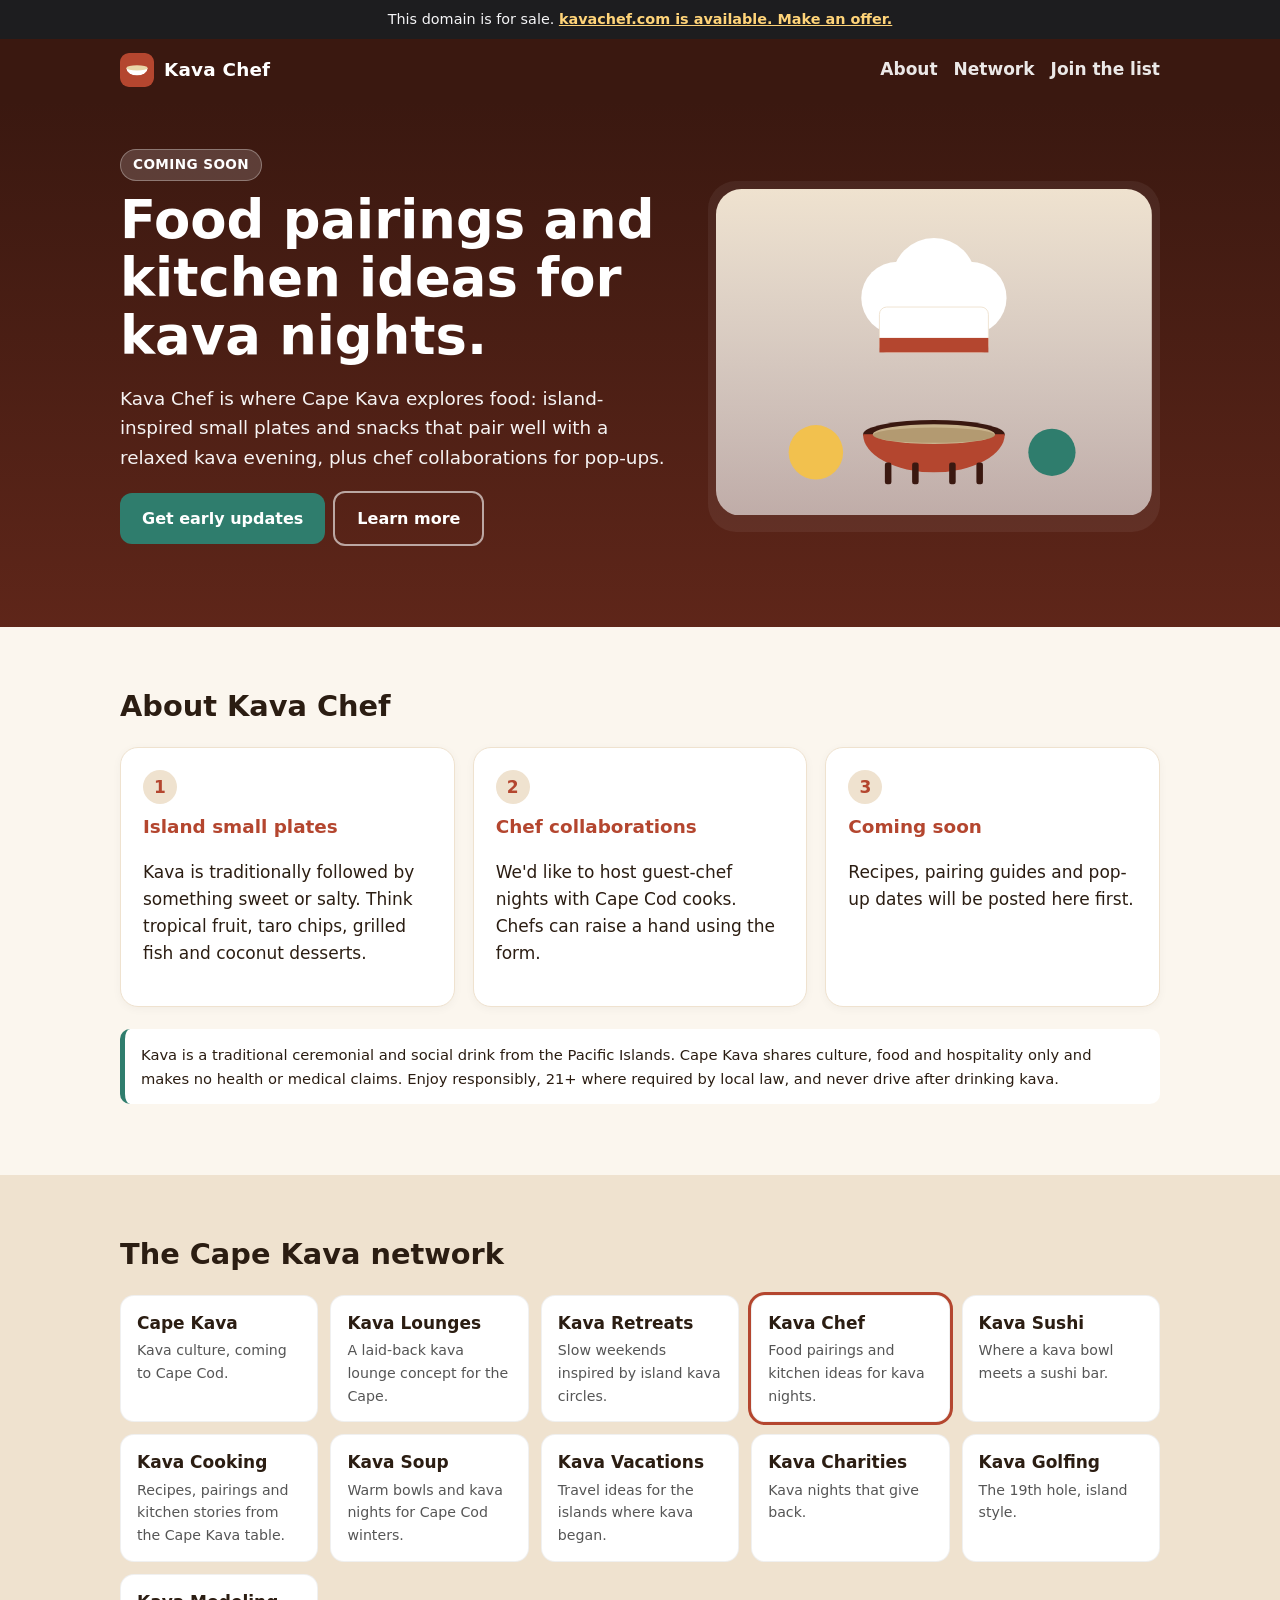
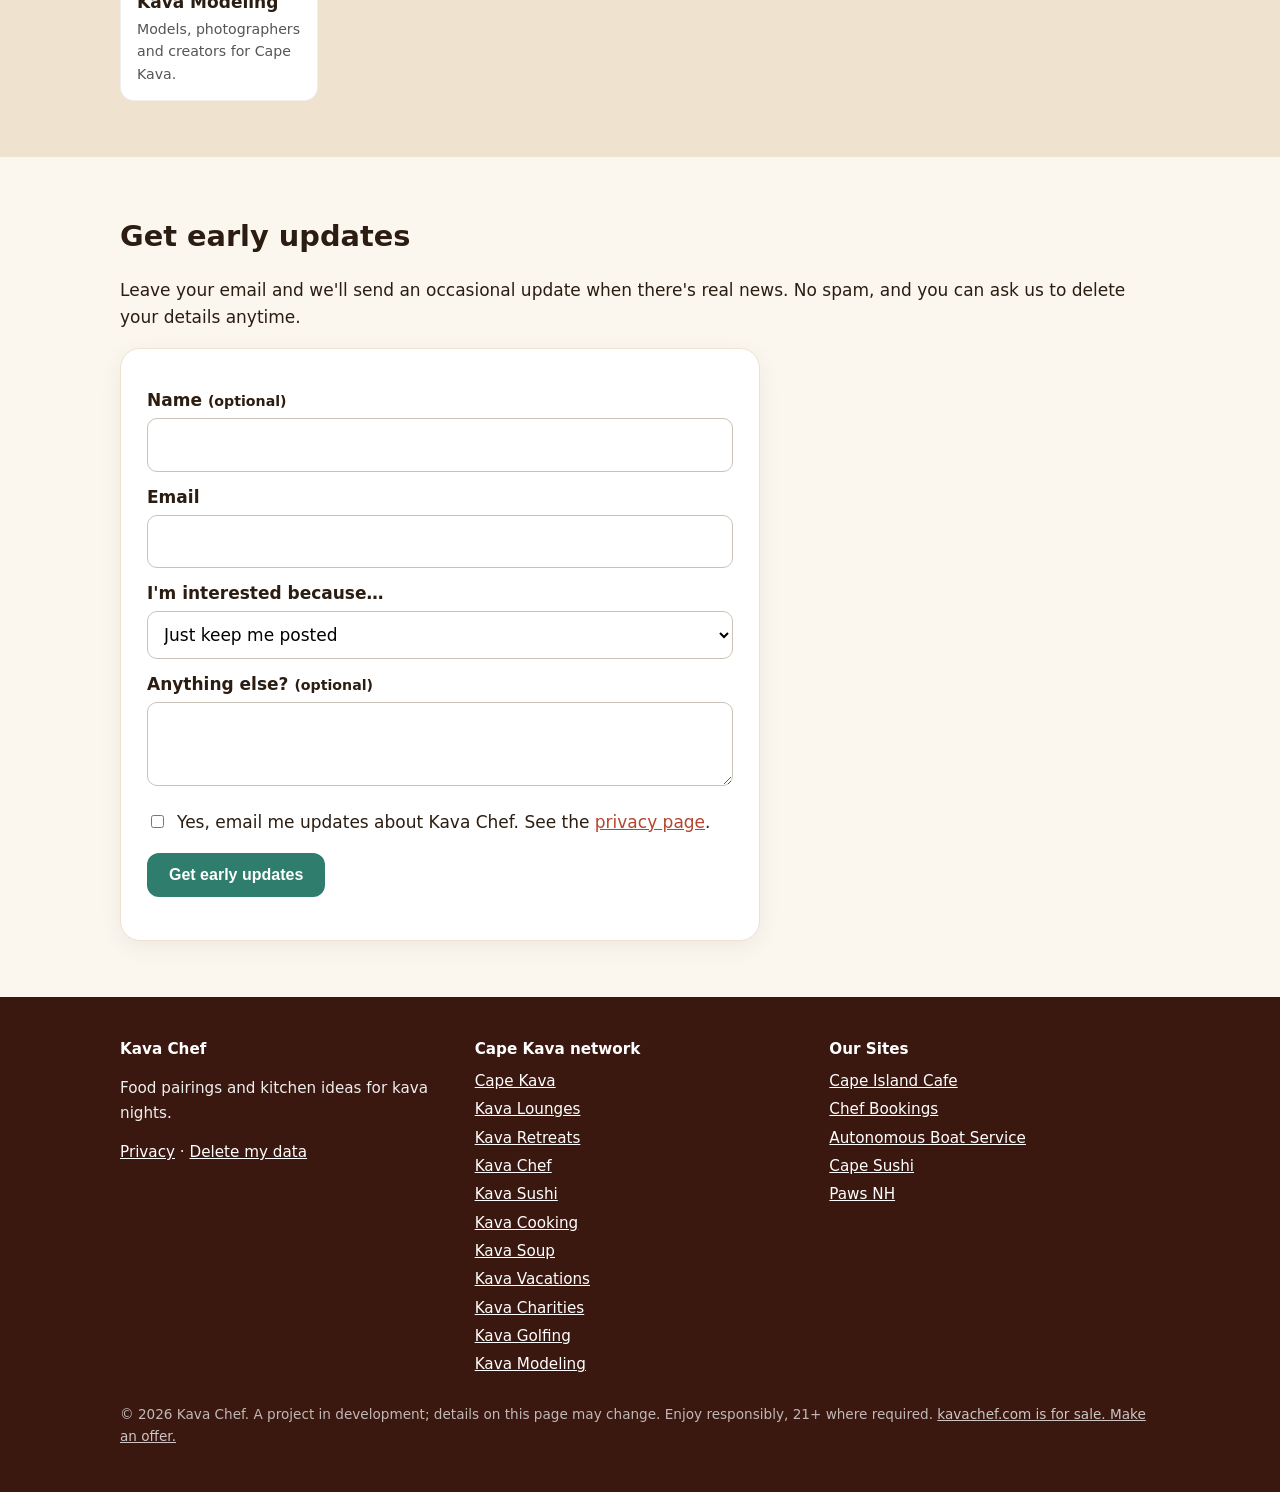
<file: index.html>
<!doctype html>
<html lang="en">
<head>
<meta charset="utf-8">
<meta name="viewport" content="width=device-width,initial-scale=1">
<title>Kava Chef: Food pairings and kitchen ideas for kava nights.</title>
<meta name="description" content="Food pairings and kitchen ideas for kava nights. Kava Chef is where Cape Kava explores food: island-inspired small plates and snacks that pair well with a relaxed kava evening, plus chef collaborations for pop-ups.">
<link rel="canonical" href="https://platinum00001.github.io/kavachef.com/">
<meta name="theme-color" content="#3a1810">
<meta property="og:type" content="website">
<meta property="og:site_name" content="Kava Chef">
<meta property="og:title" content="Kava Chef: Food pairings and kitchen ideas for kava nights.">
<meta property="og:description" content="Food pairings and kitchen ideas for kava nights. Kava Chef is where Cape Kava explores food: island-inspired small plates and snacks that pair well with a relaxed kava evening, plus chef collaborations for pop-ups.">
<meta property="og:url" content="https://platinum00001.github.io/kavachef.com/">
<meta property="og:image" content="https://platinum00001.github.io/kavachef.com/og.png">
<meta property="og:image:width" content="1200"><meta property="og:image:height" content="630">
<meta name="twitter:card" content="summary_large_image">
<meta name="twitter:title" content="Kava Chef: Food pairings and kitchen ideas for kava nights.">
<meta name="twitter:description" content="Food pairings and kitchen ideas for kava nights. Kava Chef is where Cape Kava explores food: island-inspired small plates and snacks that pair well with a relaxed kava evening, plus chef collaborations for pop-ups.">
<meta name="twitter:image" content="https://platinum00001.github.io/kavachef.com/og.png">
<link rel="icon" href="favicon.svg" type="image/svg+xml">
<link rel="icon" href="favicon-32.png" sizes="32x32" type="image/png">
<link rel="apple-touch-icon" href="apple-touch-icon.png">
<link rel="manifest" href="site.webmanifest">
<link rel="stylesheet" href="css/style.css">
</head>
<body>
<div class="forsale" style="background:#1d1d1f;color:#f5f5f7;text-align:center;font-size:.9rem;padding:8px 12px">This domain is for sale. <a href="https://www.afternic.com/domain/kavachef.com" target="_blank" rel="noopener" style="color:#ffd479;font-weight:600">kavachef.com is available. Make an offer.</a></div>
<header class="top"><div class="wrap">
<a class="brand" href="./"><img src="favicon.svg" alt="" width="34" height="34">Kava Chef</a>
<nav><a href="./#about" class="opt">About</a><a href="./#network" class="opt">Network</a><a href="./#join">Join the list</a></nav>
</div></header>
<main>
<section class="hero"><div class="wrap">
<div><span class="badge">Coming soon</span><h1>Food pairings and kitchen ideas for kava nights.</h1><p class="lead">Kava Chef is where Cape Kava explores food: island-inspired small plates and snacks that pair well with a relaxed kava evening, plus chef collaborations for pop-ups.</p>
<p><a class="btn" href="#join">Get early updates</a><a class="btn ghost" href="#about">Learn more</a></p></div>
<div class="art"><svg viewBox="0 0 480 360" xmlns="http://www.w3.org/2000/svg" role="img" aria-hidden="true"><defs><linearGradient id="sky" x1="0" y1="0" x2="0" y2="1"><stop offset="0" stop-color="#efe2cf"/><stop offset="1" stop-color="#ffffff" stop-opacity="0.6"/></linearGradient></defs><rect width="480" height="360" rx="28" fill="url(#sky)"/><g transform="translate(240 120)"><circle cx="-40" cy="0" r="40" fill="#fff"/><circle cx="0" cy="-20" r="46" fill="#fff"/><circle cx="40" cy="0" r="40" fill="#fff"/><rect x="-60" y="10" width="120" height="50" rx="8" fill="#fff" stroke="#efe2cf"/><rect x="-60" y="44" width="120" height="16" fill="#b4462f"/></g><g transform="translate(240 270) scale(0.6)"><ellipse cx="0" cy="0" rx="130" ry="26" fill="#3a1810"/><path d="M-130 0 a130 70 0 0 0 260 0z" fill="#b4462f"/><ellipse cx="0" cy="0" rx="112" ry="18" fill="#c9b38d"/><ellipse cx="0" cy="2" rx="112" ry="14" fill="#a68a5f" opacity=".6"/><rect x="-90" y="52" width="12" height="40" rx="4" fill="#3a1810"/><rect x="-40" y="52" width="12" height="40" rx="4" fill="#3a1810"/><rect x="28" y="52" width="12" height="40" rx="4" fill="#3a1810"/><rect x="78" y="52" width="12" height="40" rx="4" fill="#3a1810"/></g><circle cx="110" cy="290" r="30" fill="#f2c14e"/><circle cx="370" cy="290" r="26" fill="#2f7d6d"/></svg></div>
</div></section>
<section id="about"><div class="wrap"><h2>About Kava Chef</h2><div class="cards"><div class="card"><span class="n">1</span><h3>Island small plates</h3><p>Kava is traditionally followed by something sweet or salty. Think tropical fruit, taro chips, grilled fish and coconut desserts.</p></div><div class="card"><span class="n">2</span><h3>Chef collaborations</h3><p>We&#x27;d like to host guest-chef nights with Cape Cod cooks. Chefs can raise a hand using the form.</p></div><div class="card"><span class="n">3</span><h3>Coming soon</h3><p>Recipes, pairing guides and pop-up dates will be posted here first.</p></div></div><p class="note">Kava is a traditional ceremonial and social drink from the Pacific Islands. Cape Kava shares culture, food and hospitality only and makes no health or medical claims. Enjoy responsibly, 21+ where required by local law, and never drive after drinking kava.</p></div></section>
<section class="band" id="network"><div class="wrap"><h2>The Cape Kava network</h2><div class="net"><a href="https://platinum00001.github.io/kapekava.com/">Cape Kava<small>Kava culture, coming to Cape Cod.</small></a><a href="https://platinum00001.github.io/kavalounges.com/">Kava Lounges<small>A laid-back kava lounge concept for the Cape.</small></a><a href="https://platinum00001.github.io/kavaretreats.com/">Kava Retreats<small>Slow weekends inspired by island kava circles.</small></a><a href="https://platinum00001.github.io/kavachef.com/" class="here" aria-current="page">Kava Chef<small>Food pairings and kitchen ideas for kava nights.</small></a><a href="https://platinum00001.github.io/kavasushi.com/">Kava Sushi<small>Where a kava bowl meets a sushi bar.</small></a><a href="https://platinum00001.github.io/kavacooking.com/">Kava Cooking<small>Recipes, pairings and kitchen stories from the Cape Kava table.</small></a><a href="https://platinum00001.github.io/kavasoup.com/">Kava Soup<small>Warm bowls and kava nights for Cape Cod winters.</small></a><a href="https://platinum00001.github.io/kavavacations.com/">Kava Vacations<small>Travel ideas for the islands where kava began.</small></a><a href="https://platinum00001.github.io/kavacharities.com/">Kava Charities<small>Kava nights that give back.</small></a><a href="https://platinum00001.github.io/kavagolfing.com/">Kava Golfing<small>The 19th hole, island style.</small></a><a href="https://platinum00001.github.io/kavamodeling.com/">Kava Modeling<small>Models, photographers and creators for Cape Kava.</small></a></div></div></section>
<section id="join"><div class="wrap"><h2>Get early updates</h2>
<p>Leave your email and we'll send an occasional update when there's real news. No spam, and you can ask us to delete your details anytime.</p>
<form class="signup" id="signup" novalidate>
<label for="f-name">Name <small>(optional)</small></label><input id="f-name" name="name" type="text" maxlength="120" autocomplete="name">
<label for="f-email">Email</label><input id="f-email" name="email" type="email" maxlength="200" required autocomplete="email">
<label for="f-interest">I'm interested because…</label><select id="f-interest" name="interest"><option>Just keep me posted</option><option>I&#x27;m a chef or caterer</option><option>I want to attend a chef night</option><option>I&#x27;d like recipes and pairing guides</option></select>
<label for="f-note">Anything else? <small>(optional)</small></label><textarea id="f-note" name="note" maxlength="600"></textarea>
<div class="hp" aria-hidden="true"><label for="f-web">Website</label><input id="f-web" name="website_url" type="text" tabindex="-1" autocomplete="off"></div>
<label class="check"><input type="checkbox" name="consent" required> <span>Yes, email me updates about Kava Chef. See the <a href="privacy.html">privacy page</a>.</span></label>
<p><button class="btn" type="submit">Get early updates</button></p>
<div class="msg" id="signup-msg" role="status" aria-live="polite"></div>
</form></div></section>
</main>
<footer><div class="wrap">
<div class="cols">
<div><h4>Kava Chef</h4><p>Food pairings and kitchen ideas for kava nights.</p><p><a href="privacy.html">Privacy</a> · <a href="privacy.html#data-deletion">Delete my data</a></p></div>
<div><h4>Cape Kava network</h4><ul><li><a href="https://platinum00001.github.io/kapekava.com/">Cape Kava</a></li><li><a href="https://platinum00001.github.io/kavalounges.com/">Kava Lounges</a></li><li><a href="https://platinum00001.github.io/kavaretreats.com/">Kava Retreats</a></li><li><a href="https://platinum00001.github.io/kavachef.com/">Kava Chef</a></li><li><a href="https://platinum00001.github.io/kavasushi.com/">Kava Sushi</a></li><li><a href="https://platinum00001.github.io/kavacooking.com/">Kava Cooking</a></li><li><a href="https://platinum00001.github.io/kavasoup.com/">Kava Soup</a></li><li><a href="https://platinum00001.github.io/kavavacations.com/">Kava Vacations</a></li><li><a href="https://platinum00001.github.io/kavacharities.com/">Kava Charities</a></li><li><a href="https://platinum00001.github.io/kavagolfing.com/">Kava Golfing</a></li><li><a href="https://platinum00001.github.io/kavamodeling.com/">Kava Modeling</a></li></ul></div><div><h4>Our Sites</h4><ul><li><a href="https://capeislandcafe.com/">Cape Island Cafe</a></li><li><a href="https://chefbookings.org/">Chef Bookings</a></li><li><a href="https://platinum00001.github.io/autonomousboatservice.com/">Autonomous Boat Service</a></li><li><a href="https://platinum00001.github.io/capesushi.com/">Cape Sushi</a></li><li><a href="https://platinum00001.github.io/pawsnh.com/">Paws NH</a></li></ul></div>
</div>
<p class="fine">© 2026 Kava Chef. A project in development; details on this page may change. Enjoy responsibly, 21+ where required. <a href="https://www.afternic.com/domain/kavachef.com" target="_blank" rel="noopener">kavachef.com is for sale. Make an offer.</a></p>
</div></footer>
<script type="application/ld+json">{"@context": "https://schema.org", "@type": "WebSite", "name": "Kava Chef", "url": "https://platinum00001.github.io/kavachef.com/", "description": "Food pairings and kitchen ideas for kava nights."}</script>
<script src="config.js"></script><script src="js/form.js"></script>
</body></html>
</file>
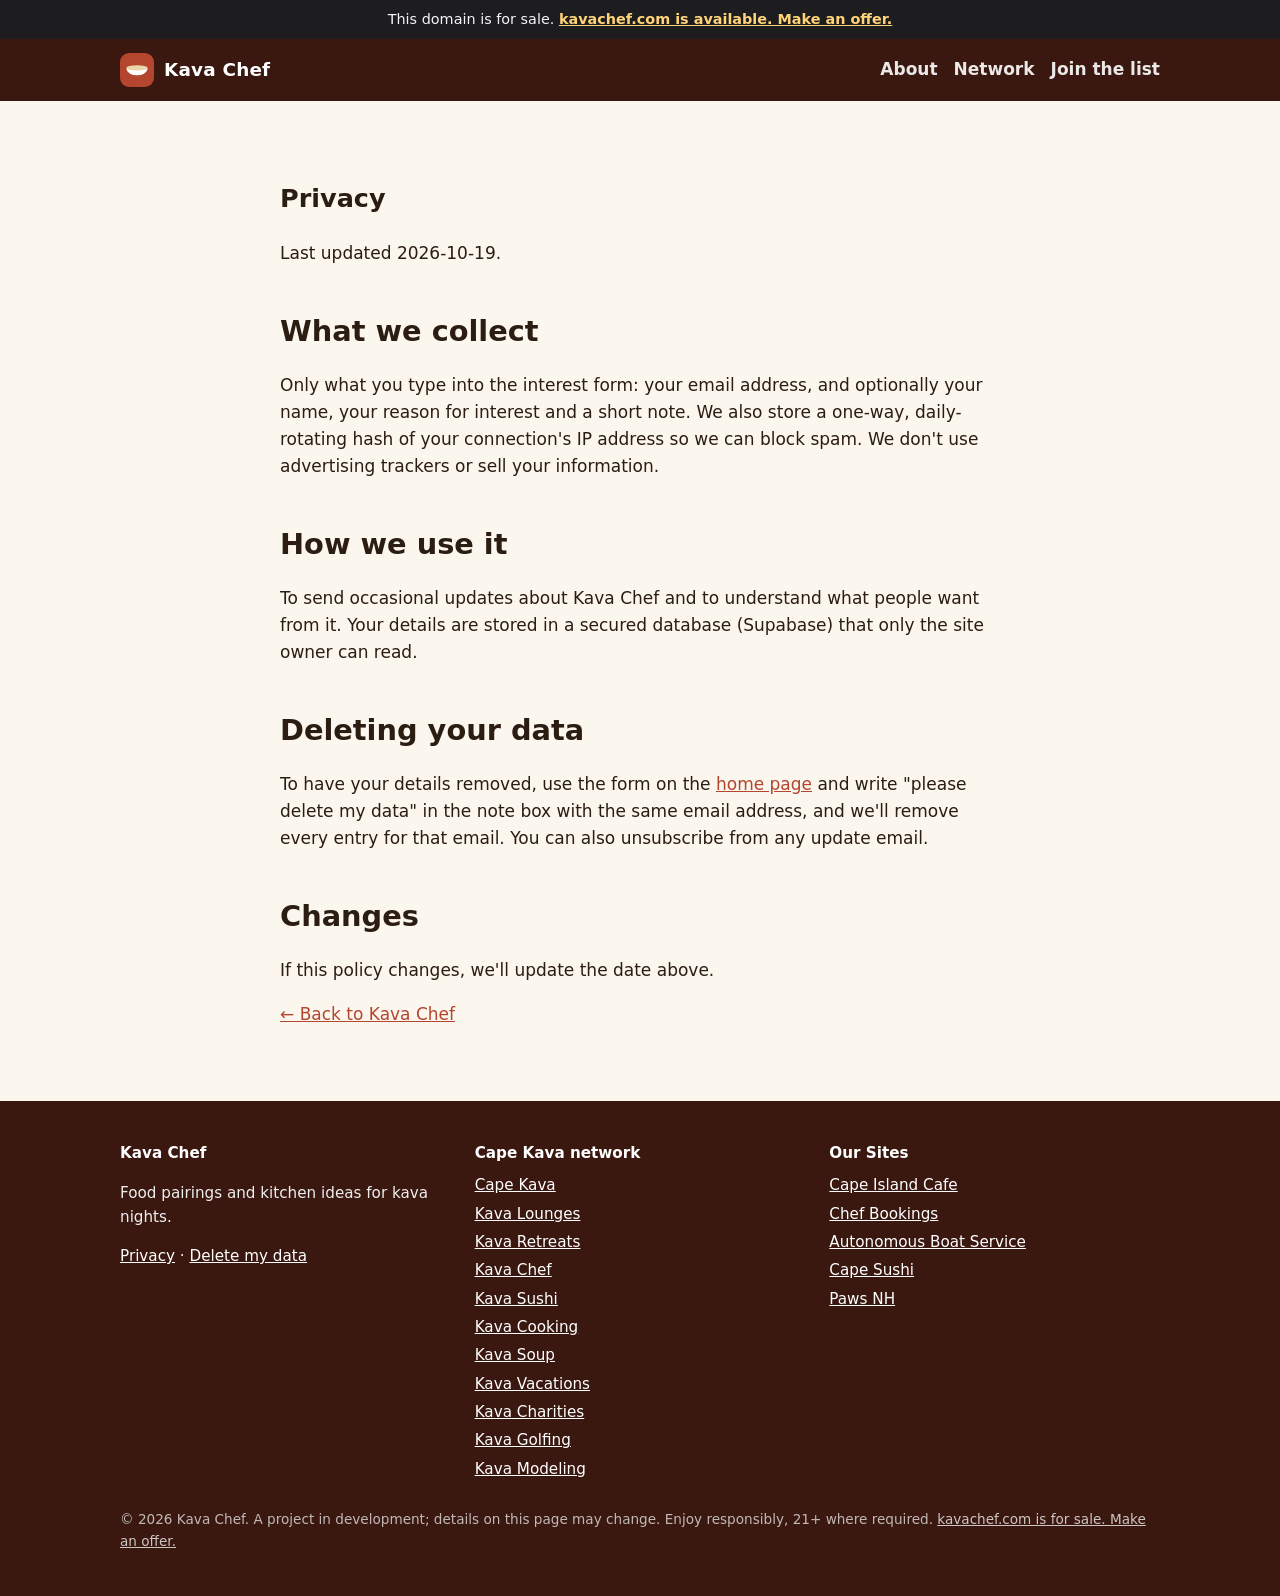
<file: privacy.html>
<!doctype html>
<html lang="en">
<head>
<meta charset="utf-8">
<meta name="viewport" content="width=device-width,initial-scale=1">
<title>Privacy | Kava Chef</title>
<meta name="description" content="How Kava Chef handles the details you share on this site.">
<link rel="canonical" href="https://platinum00001.github.io/kavachef.com/privacy.html">
<meta name="theme-color" content="#3a1810">
<meta property="og:type" content="website">
<meta property="og:site_name" content="Kava Chef">
<meta property="og:title" content="Privacy | Kava Chef">
<meta property="og:description" content="How Kava Chef handles the details you share on this site.">
<meta property="og:url" content="https://platinum00001.github.io/kavachef.com/privacy.html">
<meta property="og:image" content="https://platinum00001.github.io/kavachef.com/og.png">
<meta property="og:image:width" content="1200"><meta property="og:image:height" content="630">
<meta name="twitter:card" content="summary_large_image">
<meta name="twitter:title" content="Privacy | Kava Chef">
<meta name="twitter:description" content="How Kava Chef handles the details you share on this site.">
<meta name="twitter:image" content="https://platinum00001.github.io/kavachef.com/og.png">
<link rel="icon" href="favicon.svg" type="image/svg+xml">
<link rel="icon" href="favicon-32.png" sizes="32x32" type="image/png">
<link rel="apple-touch-icon" href="apple-touch-icon.png">
<link rel="manifest" href="site.webmanifest">
<link rel="stylesheet" href="css/style.css">
</head>
<body>
<div class="forsale" style="background:#1d1d1f;color:#f5f5f7;text-align:center;font-size:.9rem;padding:8px 12px">This domain is for sale. <a href="https://www.afternic.com/domain/kavachef.com" target="_blank" rel="noopener" style="color:#ffd479;font-weight:600">kavachef.com is available. Make an offer.</a></div>
<header class="top"><div class="wrap">
<a class="brand" href="./"><img src="favicon.svg" alt="" width="34" height="34">Kava Chef</a>
<nav><a href="./#about" class="opt">About</a><a href="./#network" class="opt">Network</a><a href="./#join">Join the list</a></nav>
</div></header>
<main><section><div class="wrap prose">
<h1>Privacy</h1><p>Last updated 2026-10-19.</p>
<h2>What we collect</h2><p>Only what you type into the interest form: your email address, and optionally your name, your reason for interest and a short note. We also store a one-way, daily-rotating hash of your connection's IP address so we can block spam. We don't use advertising trackers or sell your information.</p>
<h2>How we use it</h2><p>To send occasional updates about Kava Chef and to understand what people want from it. Your details are stored in a secured database (Supabase) that only the site owner can read.</p>
<h2 id="data-deletion">Deleting your data</h2><p>To have your details removed, use the form on the <a href="./#join">home page</a> and write "please delete my data" in the note box with the same email address, and we'll remove every entry for that email. You can also unsubscribe from any update email.</p>
<h2>Changes</h2><p>If this policy changes, we'll update the date above.</p>
<p><a href="./">← Back to Kava Chef</a></p>
</div></section></main>
<footer><div class="wrap">
<div class="cols">
<div><h4>Kava Chef</h4><p>Food pairings and kitchen ideas for kava nights.</p><p><a href="privacy.html">Privacy</a> · <a href="privacy.html#data-deletion">Delete my data</a></p></div>
<div><h4>Cape Kava network</h4><ul><li><a href="https://platinum00001.github.io/kapekava.com/">Cape Kava</a></li><li><a href="https://platinum00001.github.io/kavalounges.com/">Kava Lounges</a></li><li><a href="https://platinum00001.github.io/kavaretreats.com/">Kava Retreats</a></li><li><a href="https://platinum00001.github.io/kavachef.com/">Kava Chef</a></li><li><a href="https://platinum00001.github.io/kavasushi.com/">Kava Sushi</a></li><li><a href="https://platinum00001.github.io/kavacooking.com/">Kava Cooking</a></li><li><a href="https://platinum00001.github.io/kavasoup.com/">Kava Soup</a></li><li><a href="https://platinum00001.github.io/kavavacations.com/">Kava Vacations</a></li><li><a href="https://platinum00001.github.io/kavacharities.com/">Kava Charities</a></li><li><a href="https://platinum00001.github.io/kavagolfing.com/">Kava Golfing</a></li><li><a href="https://platinum00001.github.io/kavamodeling.com/">Kava Modeling</a></li></ul></div><div><h4>Our Sites</h4><ul><li><a href="https://capeislandcafe.com/">Cape Island Cafe</a></li><li><a href="https://chefbookings.org/">Chef Bookings</a></li><li><a href="https://platinum00001.github.io/autonomousboatservice.com/">Autonomous Boat Service</a></li><li><a href="https://platinum00001.github.io/capesushi.com/">Cape Sushi</a></li><li><a href="https://platinum00001.github.io/pawsnh.com/">Paws NH</a></li></ul></div>
</div>
<p class="fine">© 2026 Kava Chef. A project in development; details on this page may change. Enjoy responsibly, 21+ where required. <a href="https://www.afternic.com/domain/kavachef.com" target="_blank" rel="noopener">kavachef.com is for sale. Make an offer.</a></p>
</div></footer>
</body></html>
</file>
<file: css/style.css>
:root{--bg:#fbf6ee;--ink:#2b1d12;--accent:#b4462f;--accent2:#2f7d6d;--soft:#efe2cf;--hero:#3a1810}
*{box-sizing:border-box}html{scroll-behavior:smooth}
body{margin:0;font:17px/1.6 system-ui,-apple-system,"Segoe UI",Roboto,Helvetica,Arial,sans-serif;color:var(--ink);background:var(--bg)}
a{color:var(--accent)}img,svg{max-width:100%;height:auto}
.wrap{max-width:1080px;margin:0 auto;padding:0 20px}
header.top{background:var(--hero);color:#fff}
header.top .wrap{display:flex;align-items:center;justify-content:space-between;gap:12px;padding-top:14px;padding-bottom:14px}
.brand{display:flex;align-items:center;gap:10px;color:#fff;text-decoration:none;font-weight:800;font-size:1.15rem;letter-spacing:.2px}
.brand img{width:34px;height:34px;border-radius:9px}
header.top nav a{color:#fff;opacity:.9;margin-left:16px;text-decoration:none;font-weight:600}
header.top nav a:hover{opacity:1;text-decoration:underline}
.hero{background:linear-gradient(180deg,var(--hero),color-mix(in srgb,var(--hero) 70%,var(--accent)));color:#fff;padding:48px 0 64px}
.hero .wrap{display:grid;grid-template-columns:1.1fr .9fr;gap:36px;align-items:center}
.hero h1{font-size:clamp(2rem,4.6vw,3.3rem);line-height:1.1;margin:.2em 0 .3em}
.hero p.lead{font-size:1.15rem;opacity:.95;max-width:38em}
.badge{display:inline-block;background:rgba(255,255,255,.16);border:1px solid rgba(255,255,255,.3);padding:4px 12px;border-radius:99px;font-size:.85rem;font-weight:700;letter-spacing:.4px;text-transform:uppercase}
.btn{display:inline-block;background:var(--accent2);color:#fff;font-weight:700;padding:13px 22px;border-radius:12px;text-decoration:none;border:0;cursor:pointer;font-size:1rem}
.btn:hover{filter:brightness(1.08)}
.btn.ghost{background:transparent;border:2px solid rgba(255,255,255,.6);margin-left:8px}
.art{background:rgba(255,255,255,.06);border-radius:28px;padding:8px}
section{padding:56px 0}
section h2{font-size:1.8rem;margin:0 0 18px}
.cards{display:grid;grid-template-columns:repeat(auto-fit,minmax(230px,1fr));gap:18px}
.card{background:#fff;border:1px solid var(--soft);border-radius:18px;padding:22px;box-shadow:0 2px 10px rgba(0,0,0,.04)}
.card h3{margin:.1em 0 .4em;font-size:1.15rem;color:var(--accent)}
.card .n{display:inline-grid;place-items:center;width:34px;height:34px;border-radius:50%;background:var(--soft);color:var(--accent);font-weight:800;margin-bottom:6px}
.band{background:var(--soft)}
.net{display:grid;grid-template-columns:repeat(auto-fit,minmax(180px,1fr));gap:12px}
.net a{display:block;background:#fff;border-radius:14px;padding:14px 16px;text-decoration:none;color:var(--ink);border:1px solid rgba(0,0,0,.06);font-weight:700}
.net a small{display:block;font-weight:400;color:#555;margin-top:2px}
.net a.here{outline:3px solid var(--accent);pointer-events:none}
form.signup{background:#fff;border-radius:20px;padding:26px;border:1px solid var(--soft);max-width:640px;box-shadow:0 6px 24px rgba(0,0,0,.06)}
form.signup label{display:block;font-weight:700;margin:12px 0 4px}
form.signup input[type=text],form.signup input[type=email],form.signup select,form.signup textarea{width:100%;padding:12px;border:1px solid #c9c2b6;border-radius:10px;font:inherit;background:#fff}
form.signup textarea{min-height:84px}
form.signup .check{display:flex;gap:10px;align-items:flex-start;font-weight:400;margin-top:14px}
form.signup .check input{margin-top:6px}
.hp{position:absolute!important;left:-9999px!important;width:1px;height:1px;overflow:hidden}
.msg{margin-top:14px;padding:12px 14px;border-radius:10px;display:none}
.msg.ok{display:block;background:#e6f4ea;color:#1e5b2f}.msg.err{display:block;background:#fdecea;color:#8a1c12}
.note{font-size:.92rem;background:#fff;border-left:5px solid var(--accent2);padding:14px 16px;border-radius:10px;margin-top:22px}
footer{background:var(--hero);color:#eee;padding:40px 0 30px;font-size:.95rem}
footer a{color:#fff}
footer .cols{display:grid;grid-template-columns:repeat(auto-fit,minmax(220px,1fr));gap:24px}
footer h4{margin:0 0 8px;color:#fff}
footer ul{list-style:none;padding:0;margin:0}footer li{margin:4px 0}
footer .fine{opacity:.75;margin-top:24px;font-size:.85rem}
.prose{max-width:760px}.prose h2{margin-top:1.4em}
@media (max-width:820px){.hero .wrap{grid-template-columns:1fr}.art{max-width:420px}header.top nav a{margin-left:10px;font-size:.92rem}}
@media (max-width:480px){header.top nav .opt{display:none}.btn.ghost{margin:10px 0 0}}
</file>
